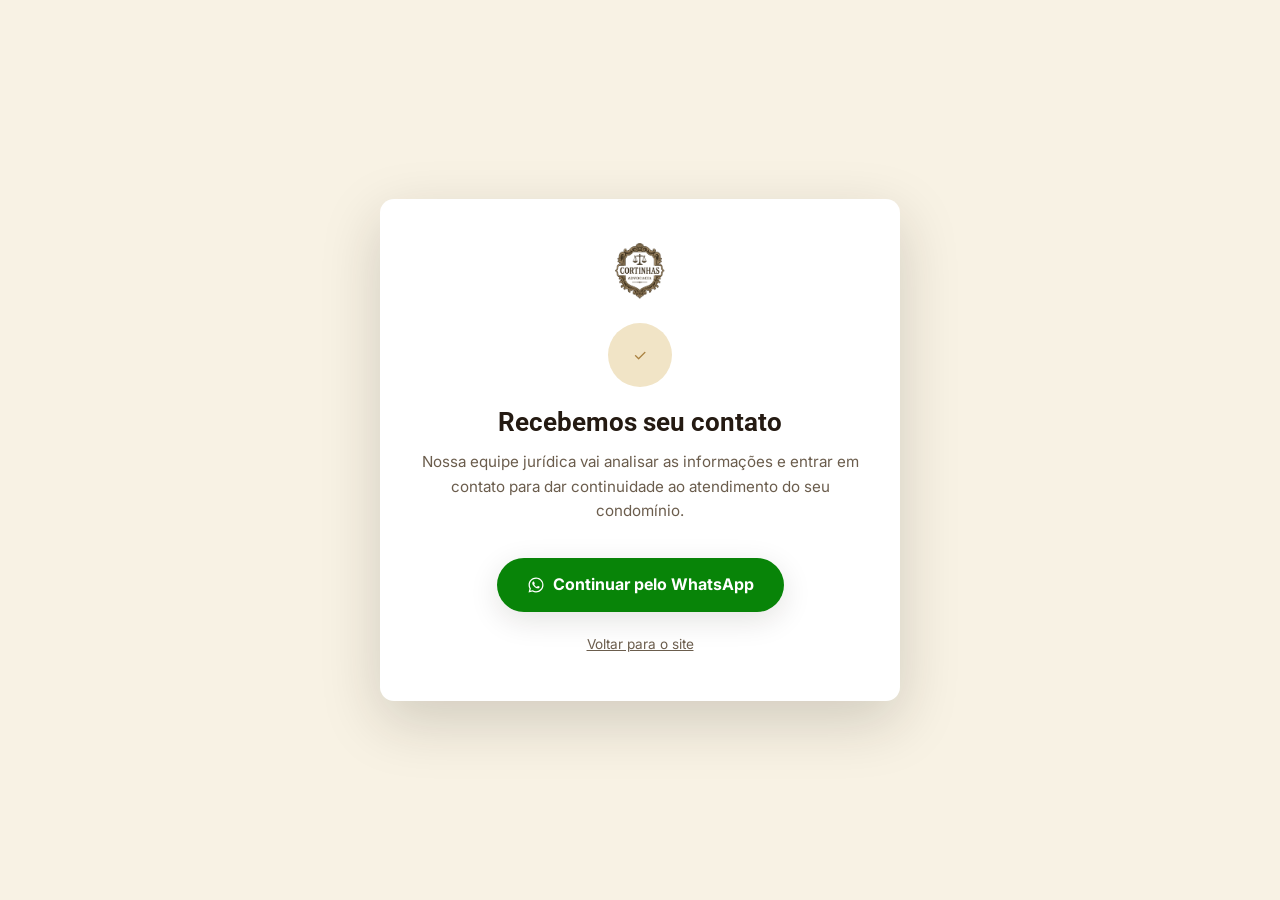
<file: obrigado.html>
<!DOCTYPE html>
<html lang="pt-BR">
<head>
<!-- Google Tag Manager -->
<script>(function(w,d,s,l,i){w[l]=w[l]||[];w[l].push({'gtm.start':
new Date().getTime(),event:'gtm.js'});var f=d.getElementsByTagName(s)[0],
j=d.createElement(s),dl=l!='dataLayer'?'&l='+l:'';j.async=true;j.src=
'https://www.googletagmanager.com/gtm.js?id='+i+dl;f.parentNode.insertBefore(j,f);
})(window,document,'script','dataLayer','GTM-KWSZKRH3');</script>
<!-- End Google Tag Manager -->

<meta charset="UTF-8">
<meta name="viewport" content="width=device-width, initial-scale=1.0">
<title>Recebemos seu contato | Cortinhas Advocacia</title>
<meta name="robots" content="noindex, nofollow">
<link rel="icon" href="assets/logo.png">
<link rel="preconnect" href="https://fonts.googleapis.com">
<link rel="preconnect" href="https://fonts.gstatic.com" crossorigin>
<link href="https://fonts.googleapis.com/css2?family=Roboto:wght@500;700;900&family=Inter:wght@400;500;600;700&display=swap" rel="stylesheet">
<link rel="stylesheet" href="css/style.css">

<!--
  GOOGLE ADS – CONVERSÃO PRINCIPAL
  ID de conversão: AW-18382324417 | Rótulo: i9FfCK7V5-EcEMGFsL1E
  Esta página só é alcançada após o envio do formulário. O evento
  "generate_lead" já é enviado ao dataLayer (ver js/main.js, initThanksPage()).
  Falta configurar, no painel do GTM (tagmanager.google.com), uma tag do tipo
  "Google Ads Conversion Tracking" com esses dados, disparada pelo evento
  personalizado "generate_lead" — isso só pode ser feito por quem tem acesso
  ao container GTM-KWSZKRH3.
-->
</head>
<body>
<!-- Google Tag Manager (noscript) -->
<noscript><iframe src="https://www.googletagmanager.com/ns.html?id=GTM-KWSZKRH3"
height="0" width="0" style="display:none;visibility:hidden"></iframe></noscript>
<!-- End Google Tag Manager (noscript) -->

<div class="thanks-page">
  <div class="thanks-card">
    <img class="logo" src="assets/logo.png" alt="Cortinhas Advocacia">
    <div class="thanks-icon">✓</div>
    <h1>Recebemos seu contato</h1>
    <p id="thanks-message">Nossa equipe jurídica vai analisar as informações e entrar em contato para dar continuidade ao atendimento do seu condomínio.</p>
    <a href="#" id="whatsapp-link" class="btn btn-primary whatsapp-btn" target="_blank" rel="noopener">
      <svg class="icon-whatsapp" viewBox="0 0 24 24" width="18" height="18" aria-hidden="true"><path fill="currentColor" d="M12.02 2c-5.5 0-9.96 4.46-9.96 9.96 0 1.76.46 3.45 1.32 4.95L2 22l5.25-1.38a9.9 9.9 0 0 0 4.77 1.22h.01c5.5 0 9.96-4.46 9.96-9.96S17.52 2 12.02 2Zm0 18.2h-.01a8.2 8.2 0 0 1-4.19-1.15l-.3-.18-3.12.82.83-3.04-.2-.31a8.23 8.23 0 0 1-1.26-4.38c0-4.55 3.7-8.25 8.26-8.25 2.21 0 4.28.86 5.84 2.42a8.2 8.2 0 0 1 2.42 5.84c0 4.55-3.71 8.23-8.27 8.23Zm4.52-6.16c-.25-.12-1.47-.72-1.7-.81-.23-.08-.39-.12-.56.13-.17.24-.64.8-.78.97-.14.16-.29.18-.53.06-.25-.12-1.04-.38-1.99-1.22-.73-.66-1.23-1.46-1.37-1.71-.14-.25-.02-.38.11-.5.11-.11.25-.29.37-.43.12-.14.16-.24.25-.4.08-.16.04-.31-.02-.43-.06-.12-.56-1.34-.76-1.84-.2-.48-.41-.42-.56-.42h-.48c-.16 0-.43.06-.65.31-.23.24-.85.83-.85 2.02s.87 2.35.99 2.51c.12.16 1.71 2.61 4.15 3.66.58.25 1.03.4 1.38.51.58.18 1.11.16 1.53.1.47-.07 1.44-.59 1.64-1.16.2-.57.2-1.05.14-1.16-.06-.1-.22-.16-.47-.28Z"/></svg>
      Continuar pelo WhatsApp
    </a>
    <br>
    <a href="index.html" class="thanks-back">Voltar para o site</a>
  </div>
</div>

<script src="js/main.js"></script>
</body>
</html>
</file>
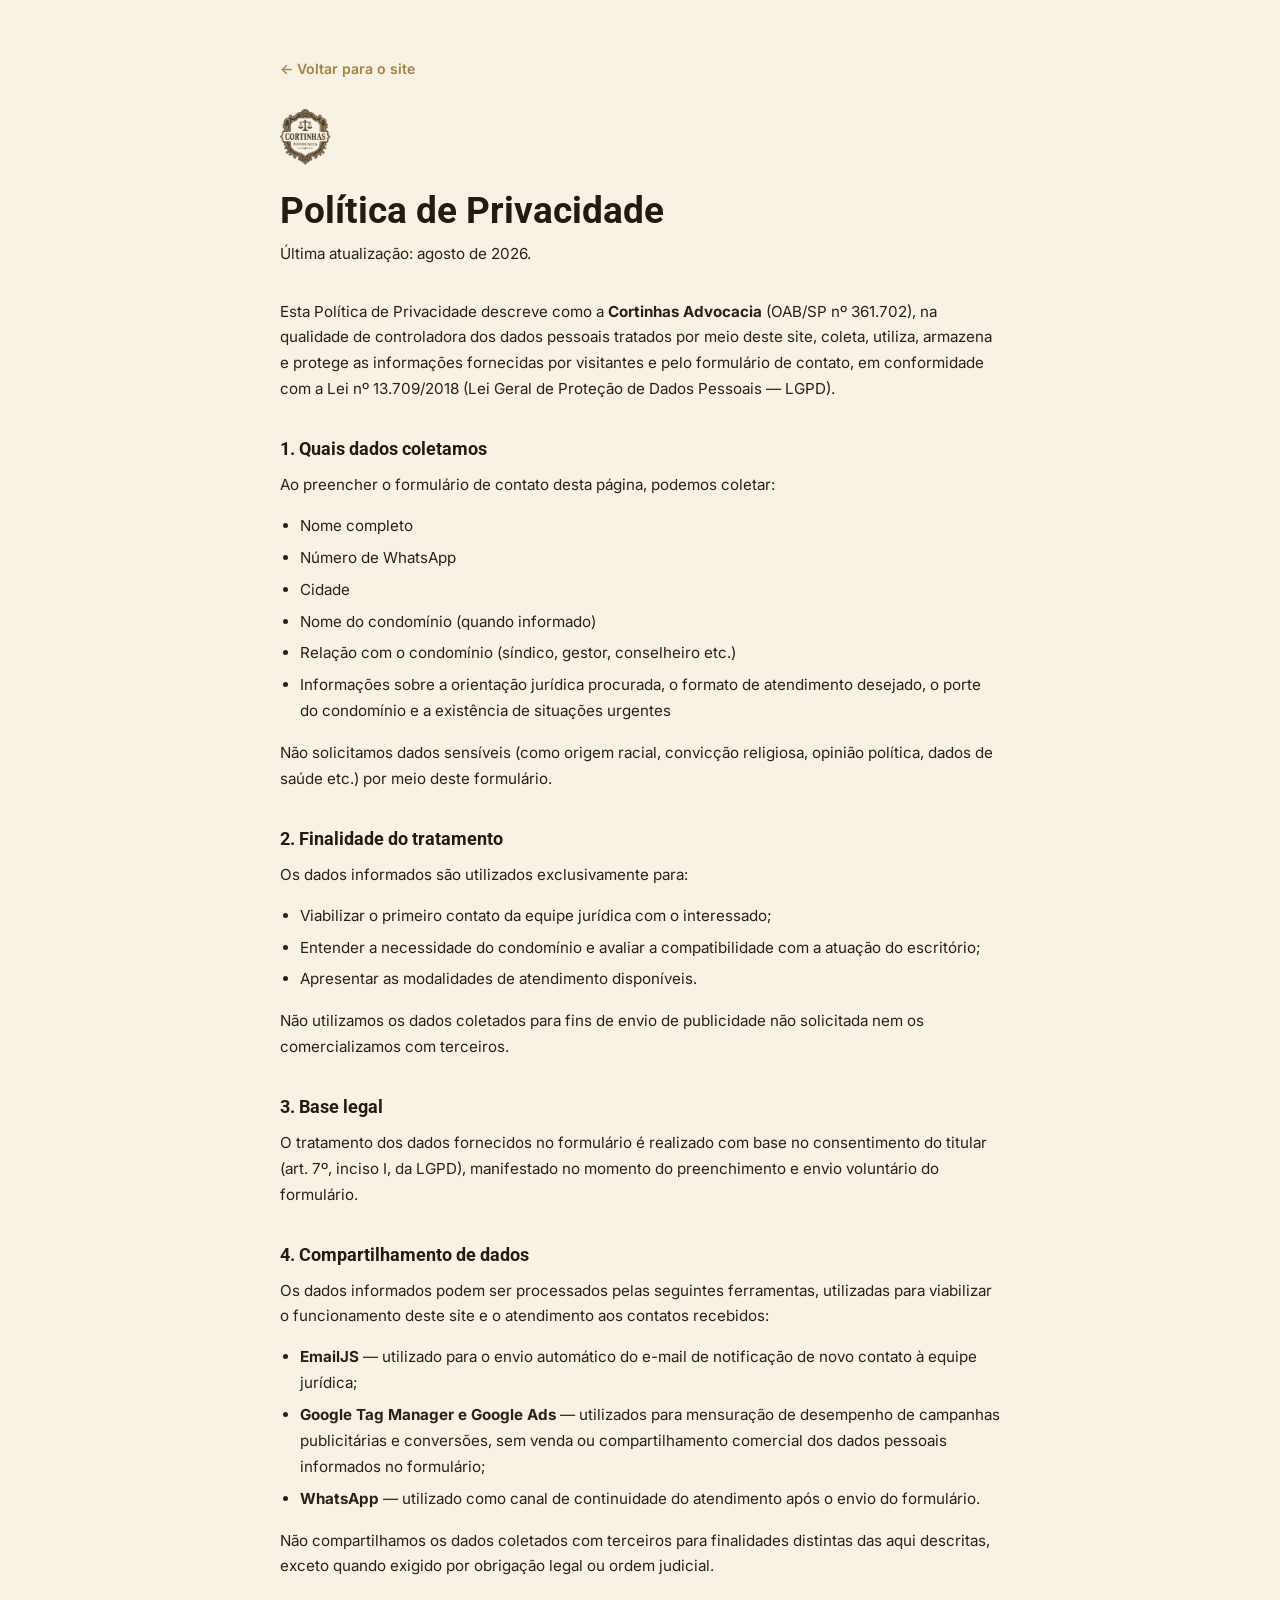
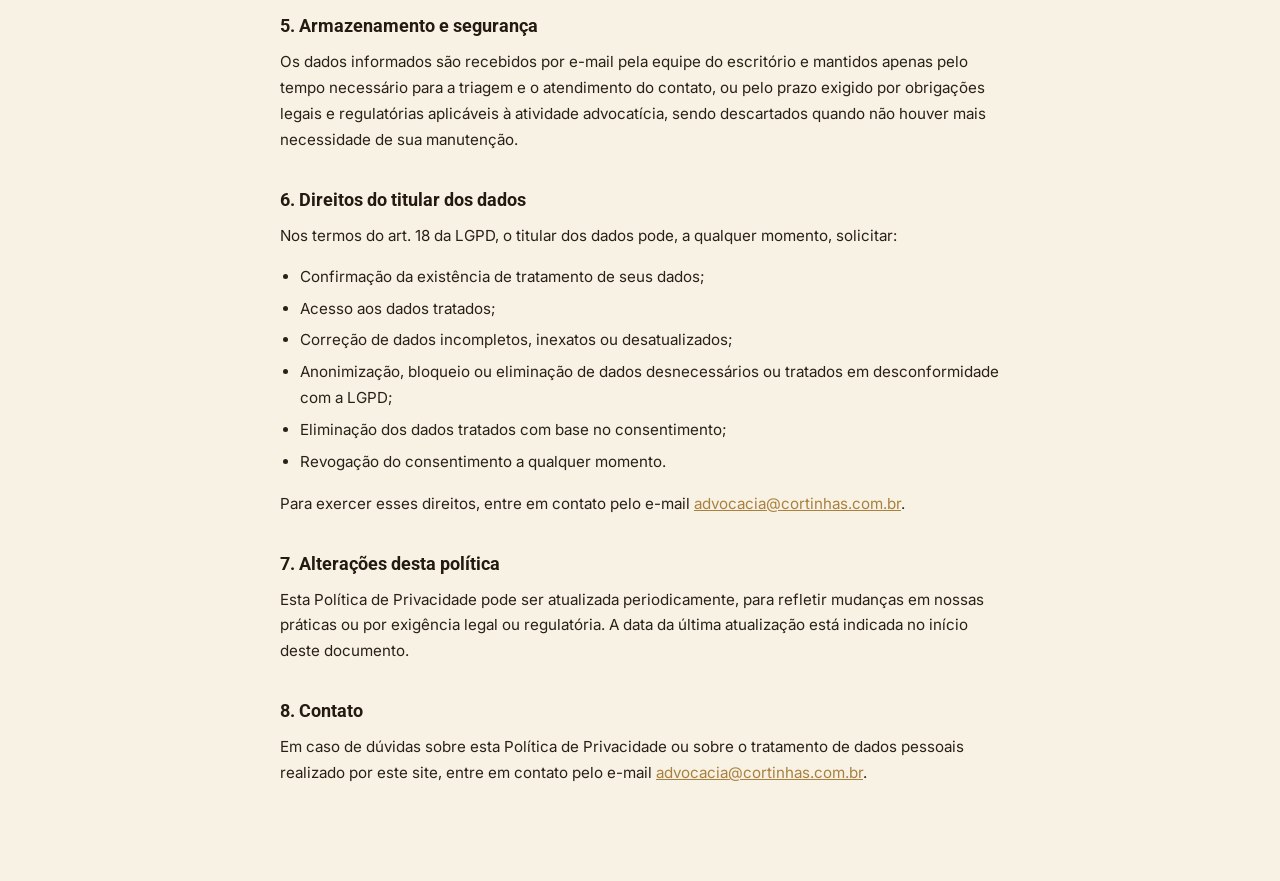
<file: politica-de-privacidade.html>
<!DOCTYPE html>
<html lang="pt-BR">
<head>
<meta charset="UTF-8">
<meta name="viewport" content="width=device-width, initial-scale=1.0">
<title>Política de Privacidade | Cortinhas Advocacia</title>
<meta name="robots" content="noindex, follow">
<link rel="icon" href="assets/logo.png">
<link rel="preconnect" href="https://fonts.googleapis.com">
<link rel="preconnect" href="https://fonts.gstatic.com" crossorigin>
<link href="https://fonts.googleapis.com/css2?family=Roboto:wght@500;700;900&family=Inter:wght@400;500;600;700&display=swap" rel="stylesheet">
<link rel="stylesheet" href="css/style.css">
</head>
<body>

<main class="policy-page">
  <div class="container policy-container">
    <a href="index.html" class="policy-back">← Voltar para o site</a>
    <img src="assets/logo.png" alt="Cortinhas Advocacia" class="policy-logo">
    <h1>Política de Privacidade</h1>
    <p class="policy-updated">Última atualização: agosto de 2026.</p>

    <p>Esta Política de Privacidade descreve como a <strong>Cortinhas Advocacia</strong> (OAB/SP nº 361.702), na
      qualidade de controladora dos dados pessoais tratados por meio deste site, coleta, utiliza, armazena e protege
      as informações fornecidas por visitantes e pelo formulário de contato, em conformidade com a Lei nº 13.709/2018
      (Lei Geral de Proteção de Dados Pessoais — LGPD).</p>

    <h2>1. Quais dados coletamos</h2>
    <p>Ao preencher o formulário de contato desta página, podemos coletar:</p>
    <ul>
      <li>Nome completo</li>
      <li>Número de WhatsApp</li>
      <li>Cidade</li>
      <li>Nome do condomínio (quando informado)</li>
      <li>Relação com o condomínio (síndico, gestor, conselheiro etc.)</li>
      <li>Informações sobre a orientação jurídica procurada, o formato de atendimento desejado, o porte do
        condomínio e a existência de situações urgentes</li>
    </ul>
    <p>Não solicitamos dados sensíveis (como origem racial, convicção religiosa, opinião política, dados de saúde
      etc.) por meio deste formulário.</p>

    <h2>2. Finalidade do tratamento</h2>
    <p>Os dados informados são utilizados exclusivamente para:</p>
    <ul>
      <li>Viabilizar o primeiro contato da equipe jurídica com o interessado;</li>
      <li>Entender a necessidade do condomínio e avaliar a compatibilidade com a atuação do escritório;</li>
      <li>Apresentar as modalidades de atendimento disponíveis.</li>
    </ul>
    <p>Não utilizamos os dados coletados para fins de envio de publicidade não solicitada nem os comercializamos com
      terceiros.</p>

    <h2>3. Base legal</h2>
    <p>O tratamento dos dados fornecidos no formulário é realizado com base no consentimento do titular (art. 7º,
      inciso I, da LGPD), manifestado no momento do preenchimento e envio voluntário do formulário.</p>

    <h2>4. Compartilhamento de dados</h2>
    <p>Os dados informados podem ser processados pelas seguintes ferramentas, utilizadas para viabilizar o
      funcionamento deste site e o atendimento aos contatos recebidos:</p>
    <ul>
      <li><strong>EmailJS</strong> — utilizado para o envio automático do e-mail de notificação de novo contato à
        equipe jurídica;</li>
      <li><strong>Google Tag Manager e Google Ads</strong> — utilizados para mensuração de desempenho de campanhas
        publicitárias e conversões, sem venda ou compartilhamento comercial dos dados pessoais informados no
        formulário;</li>
      <li><strong>WhatsApp</strong> — utilizado como canal de continuidade do atendimento após o envio do
        formulário.</li>
    </ul>
    <p>Não compartilhamos os dados coletados com terceiros para finalidades distintas das aqui descritas, exceto
      quando exigido por obrigação legal ou ordem judicial.</p>

    <h2>5. Armazenamento e segurança</h2>
    <p>Os dados informados são recebidos por e-mail pela equipe do escritório e mantidos apenas pelo tempo
      necessário para a triagem e o atendimento do contato, ou pelo prazo exigido por obrigações legais e
      regulatórias aplicáveis à atividade advocatícia, sendo descartados quando não houver mais necessidade de sua
      manutenção.</p>

    <h2>6. Direitos do titular dos dados</h2>
    <p>Nos termos do art. 18 da LGPD, o titular dos dados pode, a qualquer momento, solicitar:</p>
    <ul>
      <li>Confirmação da existência de tratamento de seus dados;</li>
      <li>Acesso aos dados tratados;</li>
      <li>Correção de dados incompletos, inexatos ou desatualizados;</li>
      <li>Anonimização, bloqueio ou eliminação de dados desnecessários ou tratados em desconformidade com a LGPD;</li>
      <li>Eliminação dos dados tratados com base no consentimento;</li>
      <li>Revogação do consentimento a qualquer momento.</li>
    </ul>
    <p>Para exercer esses direitos, entre em contato pelo e-mail <a href="mailto:advocacia@cortinhas.com.br">advocacia@cortinhas.com.br</a>.</p>

    <h2>7. Alterações desta política</h2>
    <p>Esta Política de Privacidade pode ser atualizada periodicamente, para refletir mudanças em nossas práticas ou
      por exigência legal ou regulatória. A data da última atualização está indicada no início deste documento.</p>

    <h2>8. Contato</h2>
    <p>Em caso de dúvidas sobre esta Política de Privacidade ou sobre o tratamento de dados pessoais realizado por
      este site, entre em contato pelo e-mail <a href="mailto:advocacia@cortinhas.com.br">advocacia@cortinhas.com.br</a>.</p>
  </div>
</main>

</body>
</html>
</file>
<file: css/style.css>
/* ==========================================================================
   Cortinhas Advocacia — LP Direito Condominial
   ========================================================================== */

:root {
  --cream: #F8F2E4;
  --cream-alt: #F1E7D2;
  --paper: #FFFFFF;
  --brown-900: #241A12;
  --brown-800: #33261A;
  --brown-700: #4A3623;
  --brown-600: #6B4F35;
  --gold-600: #A9803F;
  --gold-500: #BD9152;
  --gold-300: #DEC38C;
  --gold-100: #F1E4C6;
  --text: #2A2019;
  --text-muted: #6B5D4D;
  --text-inverse: #F8F2E4;
  --danger: #8A3B2B;
  --danger-bg: #FBEFE9;
  --ok: #3E5C3A;
  --whatsapp: #088408;
  --whatsapp-dark: #066b06;
  --radius: 14px;
  --radius-sm: 8px;
  --shadow-sm: 0 2px 10px rgba(36, 26, 18, 0.08);
  --shadow-md: 0 8px 30px rgba(36, 26, 18, 0.12);
  --shadow-lg: 0 20px 60px rgba(36, 26, 18, 0.18);
  --max-width: 1120px;
  --font-heading: "Roboto", -apple-system, BlinkMacSystemFont, "Segoe UI", sans-serif;
  --font-sans: "Inter", -apple-system, BlinkMacSystemFont, "Segoe UI", sans-serif;
}

*, *::before, *::after { box-sizing: border-box; }

html { scroll-behavior: smooth; }

body {
  margin: 0;
  font-family: var(--font-sans);
  color: var(--text);
  background: var(--cream);
  -webkit-font-smoothing: antialiased;
  line-height: 1.6;
}

img { max-width: 100%; display: block; }

h1, h2, h3, h4 {
  font-family: var(--font-heading);
  color: var(--brown-900);
  margin: 0 0 0.5em;
  line-height: 1.2;
  font-weight: 700;
}

p { margin: 0 0 1em; }

a { color: inherit; }

.container {
  width: 100%;
  max-width: var(--max-width);
  margin: 0 auto;
  padding: 0 20px;
}

section { padding: 72px 0; }

.section-tag {
  display: inline-block;
  font-size: 0.78rem;
  font-weight: 700;
  letter-spacing: 0.14em;
  text-transform: uppercase;
  color: var(--gold-600);
  margin-bottom: 14px;
}

.section-head {
  max-width: 720px;
  margin: 0 auto 44px;
  text-align: center;
}

.section-head h2 {
  font-size: clamp(1.6rem, 3.2vw, 2.3rem);
}

.section-head p {
  color: var(--text-muted);
  font-size: 1.05rem;
  margin-bottom: 0;
}

/* ---------- Buttons ---------- */
.btn {
  display: inline-flex;
  align-items: center;
  justify-content: center;
  gap: 8px;
  font-family: var(--font-sans);
  font-weight: 700;
  font-size: 1rem;
  padding: 16px 30px;
  border-radius: 999px;
  border: none;
  cursor: pointer;
  text-decoration: none;
  transition: transform 0.15s ease, box-shadow 0.15s ease, background 0.15s ease;
  max-width: 100%;
  line-height: 1.35;
  text-align: center;
  white-space: normal;
}

.btn-primary {
  background: var(--whatsapp);
  color: #FFFFFF;
  box-shadow: var(--shadow-md);
}

.btn-primary:hover { background: var(--whatsapp-dark); transform: translateY(-2px); box-shadow: var(--shadow-lg); }

.btn-block { width: 100%; }

.btn-ghost {
  background: transparent;
  color: var(--brown-900);
  border: 1.5px solid var(--brown-800);
  padding: 10px 22px;
  font-size: 0.9rem;
}

.btn-ghost:hover { background: var(--brown-900); color: var(--cream); }

.btn[disabled] { opacity: 0.55; cursor: not-allowed; transform: none; box-shadow: none; }

.icon-whatsapp, .icon-arrow { flex-shrink: 0; }

/* ---------- Hero ---------- */
.hero {
  min-height: 560px;
  display: flex;
  align-items: flex-end;
  padding: 64px 0 72px;
  background:
    linear-gradient(rgba(248, 242, 228, 0.88), rgba(248, 242, 228, 0.88)),
    url("../assets/hero-bg.png") center/cover no-repeat;
}

.hero .container {
  display: flex;
  align-items: flex-end;
  justify-content: space-between;
  gap: 40px;
  max-width: 1360px;
}

.hero-copy { flex: 1 1 560px; }

.hero-logo {
  height: 240px;
  width: auto;
  margin-bottom: 20px;
}

.hero h1 {
  font-size: clamp(2rem, 4.2vw, 3rem);
  margin-bottom: 20px;
}

.hero-sub {
  font-size: 1.1rem;
  color: var(--text-muted);
  max-width: 560px;
  margin-bottom: 0;
}

.hero-sub strong {
  color: var(--brown-800);
  font-weight: 700;
}

.hero-actions { flex-shrink: 0; }

/* Desktop: centraliza a composição completa da hero. */
@media (min-width: 901px) {
  .hero { align-items: center; }

  .hero .container {
    flex-direction: column;
    align-items: center;
    justify-content: center;
    text-align: center;
  }

  .hero-copy { flex: 0 1 auto; }

  .hero h1 {
    max-width: 760px;
    margin-left: auto;
    margin-right: auto;
  }

  .hero-logo,
  .hero-sub {
    margin-left: auto;
    margin-right: auto;
  }
}

/* ---------- Marquee band ---------- */
.marquee-band {
  background: var(--brown-900);
  overflow: hidden;
  padding: 14px 0;
  border-top: 1px solid rgba(222, 195, 140, 0.25);
  border-bottom: 1px solid rgba(222, 195, 140, 0.25);
}

.marquee-track {
  display: flex;
  width: max-content;
  animation-name: marquee-scroll;
  animation-timing-function: linear;
  animation-iteration-count: infinite;
  animation-duration: 22s;
}

.marquee-group {
  display: flex;
  align-items: center;
  flex-shrink: 0;
}

.marquee-group span:not(.dot) {
  font-family: var(--font-sans);
  font-weight: 700;
  font-size: 0.82rem;
  letter-spacing: 0.08em;
  text-transform: uppercase;
  color: var(--gold-300);
  white-space: nowrap;
  padding: 0 18px;
}

.marquee-group .dot {
  color: var(--gold-600);
  font-size: 0.4rem;
}

@keyframes marquee-scroll {
  from { transform: translateX(0); }
  to { transform: translateX(-50%); }
}

@media (prefers-reduced-motion: reduce) {
  .marquee-track { animation: none; }
}

/* ---------- Audience section ---------- */
.audience {
  background:
    radial-gradient(circle at 12% 15%, rgba(189, 145, 82, 0.14), transparent 45%),
    radial-gradient(circle at 88% 85%, rgba(189, 145, 82, 0.10), transparent 50%),
    var(--paper);
}

.audience-grid {
  display: grid;
  grid-template-columns: repeat(3, 1fr);
  gap: 18px;
  margin-bottom: 32px;
}

.audience-card {
  display: flex;
  align-items: center;
  gap: 14px;
  background: rgba(255, 255, 255, 0.55);
  backdrop-filter: blur(14px) saturate(160%);
  -webkit-backdrop-filter: blur(14px) saturate(160%);
  border: 1px solid rgba(255, 255, 255, 0.7);
  border-radius: var(--radius);
  padding: 20px;
  font-weight: 600;
  color: var(--brown-800);
  font-size: 0.95rem;
  box-shadow: 0 8px 24px rgba(169, 128, 63, 0.12), inset 0 1px 0 rgba(255, 255, 255, 0.6);
  transition: transform 0.2s ease, box-shadow 0.2s ease;
}

.audience-card:hover {
  transform: translateY(-3px);
  box-shadow: 0 14px 34px rgba(169, 128, 63, 0.18), inset 0 1px 0 rgba(255, 255, 255, 0.7);
}

.audience-card .icon {
  flex-shrink: 0;
  width: 10px;
  height: 10px;
  border-radius: 50%;
  background: radial-gradient(circle at 35% 30%, #F6E9C9, var(--gold-600) 75%);
  box-shadow: 0 0 0 5px rgba(169, 128, 63, 0.14);
}

.audience-note {
  max-width: 640px;
  margin: 0 auto;
  text-align: center;
  font-size: 0.98rem;
  font-weight: 600;
  color: var(--brown-800);
}

.audience-cta {
  display: flex;
  justify-content: center;
  margin-top: 28px;
}

/* ---------- Services grid ---------- */
.services-grid {
  display: grid;
  grid-template-columns: repeat(auto-fit, minmax(240px, 1fr));
  gap: 20px;
}

.services-cta {
  display: flex;
  justify-content: center;
  margin-top: 36px;
}

.services-carousel-nav { display: none; }

.carousel-btn {
  width: 42px;
  height: 42px;
  border-radius: 50%;
  background: var(--paper);
  border: 1px solid var(--gold-300);
  color: var(--gold-600);
  display: flex;
  align-items: center;
  justify-content: center;
  box-shadow: var(--shadow-sm);
  cursor: pointer;
  transition: opacity 0.2s ease, transform 0.15s ease;
}

.carousel-btn:active { transform: scale(0.94); }

.carousel-btn[disabled] {
  opacity: 0.35;
  cursor: default;
}

.service-card {
  background: var(--paper);
  border-radius: var(--radius);
  padding: 26px 24px;
  box-shadow: var(--shadow-sm);
  border-top: 3px solid var(--gold-500);
}

.service-card .icon {
  width: 44px;
  height: 44px;
  border-radius: 50%;
  background: var(--gold-100);
  color: var(--gold-600);
  display: flex;
  align-items: center;
  justify-content: center;
  margin-bottom: 16px;
}

.service-card h3 {
  font-size: 1.05rem;
  font-family: var(--font-sans);
  font-weight: 700;
  margin-bottom: 8px;
}

.service-card p { color: var(--text-muted); font-size: 0.92rem; margin: 0; }

/* ---------- Risks section ---------- */
.risks {
  background:
    radial-gradient(circle at 8% 0%, rgba(189, 145, 82, 0.18), transparent 45%),
    radial-gradient(circle at 92% 100%, rgba(189, 145, 82, 0.12), transparent 50%),
    var(--brown-900);
  color: var(--text-inverse);
}

.risks .section-head h2 { color: var(--text-inverse); }
.risks .section-head p { color: #C9B79C; }
.risks .section-head p strong { color: var(--gold-300); font-weight: 700; }
.risks .section-tag { color: var(--gold-300); }

.risks-grid {
  display: grid;
  grid-template-columns: repeat(3, 1fr);
  gap: 20px;
}

.risk-category {
  background: rgba(255, 255, 255, 0.06);
  backdrop-filter: blur(18px) saturate(140%);
  -webkit-backdrop-filter: blur(18px) saturate(140%);
  border: 1px solid rgba(222, 195, 140, 0.28);
  border-radius: var(--radius);
  padding: 28px 26px;
  box-shadow: 0 10px 34px rgba(0, 0, 0, 0.28), inset 0 1px 0 rgba(255, 255, 255, 0.08);
  transition: transform 0.2s ease, box-shadow 0.2s ease;
}

.risk-category:hover {
  transform: translateY(-3px);
  box-shadow: 0 16px 40px rgba(0, 0, 0, 0.32), inset 0 1px 0 rgba(255, 255, 255, 0.12);
}

.risk-category-header {
  display: flex;
  align-items: center;
  gap: 12px;
  margin-bottom: 18px;
  padding-bottom: 16px;
  border-bottom: 1px solid rgba(222, 195, 140, 0.2);
}

.risk-category-header .icon {
  width: 42px;
  height: 42px;
  border-radius: 50%;
  background: rgba(222, 195, 140, 0.14);
  border: 1px solid rgba(222, 195, 140, 0.3);
  color: var(--gold-300);
  display: flex;
  align-items: center;
  justify-content: center;
  flex-shrink: 0;
}

.risk-category-header h3 {
  font-family: var(--font-sans);
  color: var(--text-inverse);
  font-size: 1rem;
  margin: 0;
}

.risk-category ul {
  list-style: none;
  margin: 0;
  padding: 0;
  display: flex;
  flex-direction: column;
  gap: 12px;
}

.risk-category li {
  display: flex;
  gap: 10px;
  align-items: flex-start;
  font-size: 0.9rem;
  line-height: 1.5;
  color: #E7DCC7;
}

.risk-category li::before {
  content: "!";
  color: var(--gold-300);
  font-weight: 700;
  flex-shrink: 0;
}

.risks-cta {
  display: flex;
  justify-content: center;
  margin-top: 36px;
}

/* ---------- Process ---------- */
.process-steps {
  display: grid;
  grid-template-columns: repeat(auto-fit, minmax(220px, 1fr));
  gap: 24px;
  counter-reset: step;
  margin-bottom: 40px;
}

.process-step { position: relative; padding-left: 4px; }

.process-step .num {
  font-family: var(--font-heading);
  font-size: 2.4rem;
  color: var(--gold-300);
  -webkit-text-stroke: 1.5px var(--gold-600);
  color: transparent;
  font-weight: 700;
  line-height: 1;
  margin-bottom: 10px;
  display: block;
}

.process-step h3 {
  font-family: var(--font-sans);
  font-size: 1rem;
  margin-bottom: 6px;
}

.process-step p { color: var(--text-muted); font-size: 0.9rem; margin: 0; }

.process-after h4 {
  font-family: var(--font-sans);
  font-size: 1.05rem;
  color: var(--brown-800);
  text-align: center;
  margin-bottom: 22px;
}

.process-after-grid {
  display: grid;
  grid-template-columns: repeat(3, 1fr);
  gap: 14px;
}

.process-after-item {
  display: flex;
  align-items: center;
  gap: 12px;
  background: rgba(255, 255, 255, 0.55);
  backdrop-filter: blur(12px) saturate(150%);
  -webkit-backdrop-filter: blur(12px) saturate(150%);
  border: 1px solid rgba(255, 255, 255, 0.7);
  border-radius: var(--radius-sm);
  padding: 16px 18px;
  box-shadow: 0 6px 18px rgba(169, 128, 63, 0.10), inset 0 1px 0 rgba(255, 255, 255, 0.6);
  transition: transform 0.2s ease, box-shadow 0.2s ease;
}

.process-after-item:hover {
  transform: translateY(-2px);
  box-shadow: 0 10px 26px rgba(169, 128, 63, 0.16), inset 0 1px 0 rgba(255, 255, 255, 0.7);
}

.process-after-item .icon {
  width: 38px;
  height: 38px;
  border-radius: 50%;
  background: rgba(241, 228, 198, 0.65);
  border: 1px solid rgba(222, 195, 140, 0.4);
  color: var(--gold-600);
  display: flex;
  align-items: center;
  justify-content: center;
  flex-shrink: 0;
}

.process-after-item p {
  margin: 0;
  font-size: 0.88rem;
  font-weight: 600;
  color: var(--brown-800);
}

/* ---------- Differentiators ---------- */
.differentiators {
  background:
    linear-gradient(rgba(248, 242, 228, 0.25), rgba(248, 242, 228, 0.6)),
    url("../assets/diferenciais.png") center/cover no-repeat;
}

.diff-list {
  display: grid;
  grid-template-columns: repeat(2, 1fr);
  gap: 16px 28px;
  max-width: 900px;
  margin: 0 auto;
}

.diff-item {
  display: flex;
  gap: 14px;
  align-items: flex-start;
  background: var(--paper);
  border-radius: var(--radius-sm);
  padding: 16px 18px;
  box-shadow: var(--shadow-sm);
}

.diff-item .icon {
  color: var(--gold-600);
  flex-shrink: 0;
  margin-top: 3px;
}

.diff-item p { margin: 0; font-size: 0.92rem; font-weight: 500; color: var(--brown-800); }

/* ---------- FAQ ---------- */
.faq-list { max-width: 780px; margin: 0 auto; }

.faq-item {
  background: var(--paper);
  border: 1px solid var(--gold-300);
  border-radius: var(--radius-sm);
  margin-bottom: 12px;
  overflow: hidden;
}

.faq-question {
  width: 100%;
  display: flex;
  align-items: center;
  justify-content: space-between;
  gap: 16px;
  background: none;
  border: none;
  text-align: left;
  font-family: var(--font-sans);
  font-weight: 700;
  font-size: 0.98rem;
  color: var(--brown-900);
  padding: 18px 20px;
  cursor: pointer;
}

.faq-question .plus {
  flex-shrink: 0;
  width: 22px;
  height: 22px;
  display: flex;
  align-items: center;
  justify-content: center;
  color: var(--gold-600);
  font-size: 1.3rem;
  transition: transform 0.2s ease;
}

.faq-item[data-open="true"] .plus { transform: rotate(45deg); }

.faq-answer {
  max-height: 0;
  overflow: hidden;
  transition: max-height 0.25s ease;
}

.faq-answer-inner {
  padding: 0 20px 18px;
  color: var(--text-muted);
  font-size: 0.92rem;
}

/* ---------- Form ---------- */
.form-section {
  background: var(--brown-900);
  color: var(--text-inverse);
}

.form-wrap {
  max-width: 620px;
  margin: 0 auto;
  background: var(--paper);
  border-radius: var(--radius);
  box-shadow: var(--shadow-lg);
  overflow: hidden;
}

.form-header {
  padding: 30px 32px 0;
  text-align: center;
}

.form-header h2 {
  color: var(--brown-900);
  font-size: 1.5rem;
  margin-bottom: 8px;
}

.form-header p { color: var(--text-muted); font-size: 0.92rem; }

.progress-bar {
  display: flex;
  gap: 6px;
  padding: 0 32px;
  margin-bottom: 6px;
}

.progress-bar .seg {
  flex: 1;
  height: 4px;
  border-radius: 4px;
  background: var(--gold-100);
}

.progress-bar .seg.active { background: var(--gold-500); }

.progress-label {
  text-align: center;
  font-size: 0.75rem;
  letter-spacing: 0.06em;
  text-transform: uppercase;
  color: var(--gold-600);
  font-weight: 700;
  margin-bottom: 4px;
}

form { padding: 20px 32px 32px; }

.form-step { display: none; }
.form-step.active { display: block; animation: fadein 0.25s ease; }

@keyframes fadein { from { opacity: 0; transform: translateY(6px); } to { opacity: 1; transform: translateY(0); } }

.field { margin-bottom: 18px; }

.field label {
  display: block;
  font-size: 0.85rem;
  font-weight: 600;
  color: var(--brown-800);
  margin-bottom: 6px;
}

.field .optional {
  font-weight: 400;
  color: var(--text-muted);
  font-size: 0.78rem;
}

.field input[type="text"],
.field input[type="tel"],
.field input[type="number"],
.field select,
.field textarea {
  width: 100%;
  font-family: var(--font-sans);
  font-size: 0.95rem;
  padding: 13px 14px;
  border-radius: 8px;
  border: 1.5px solid #DCCFB4;
  background: var(--cream);
  color: var(--text);
  transition: border-color 0.15s ease;
}

.field input:focus,
.field select:focus,
.field textarea:focus {
  outline: none;
  border-color: var(--gold-600);
}

.field textarea { resize: vertical; min-height: 80px; }

.radio-group {
  display: flex;
  flex-direction: column;
  gap: 8px;
}

.radio-option {
  display: flex;
  align-items: center;
  gap: 10px;
  border: 1.5px solid #DCCFB4;
  border-radius: 8px;
  padding: 11px 14px;
  cursor: pointer;
  font-size: 0.9rem;
  color: var(--text);
  transition: border-color 0.15s ease, background 0.15s ease;
}

.radio-option:has(input:checked) {
  border-color: var(--gold-600);
  background: var(--gold-100);
}

.radio-option input { accent-color: var(--gold-600); }

.form-nav {
  display: flex;
  gap: 12px;
  margin-top: 24px;
}

.form-nav .btn-ghost { flex: 0 0 auto; }
.form-nav .btn-primary { flex: 1; }

.form-error {
  color: var(--danger);
  background: var(--danger-bg);
  border: 1px solid #E9C9BB;
  border-radius: 8px;
  padding: 10px 14px;
  font-size: 0.85rem;
  margin-bottom: 16px;
  display: none;
}

.form-error.visible { display: block; }

.form-privacy {
  font-size: 0.76rem;
  color: var(--text-muted);
  text-align: center;
  margin-top: 16px;
}

/* ---------- Footer ---------- */
.site-footer {
  background: var(--brown-900);
  color: #C9B79C;
  padding: 44px 0 28px;
  font-size: 0.85rem;
}

.footer-top {
  display: flex;
  justify-content: space-between;
  align-items: center;
  gap: 20px;
  flex-wrap: wrap;
  padding-bottom: 24px;
  margin-bottom: 20px;
  border-bottom: 1px solid rgba(222, 195, 140, 0.2);
}

.footer-brand { display: flex; align-items: center; gap: 10px; }
.footer-brand img { height: 68px; filter: brightness(0) invert(1) opacity(0.9); }
.footer-brand span { font-family: var(--font-heading); color: var(--text-inverse); font-size: 1rem; }

.footer-disclaimer {
  max-width: 720px;
  line-height: 1.6;
  margin-bottom: 10px;
}

.footer-bottom {
  display: flex;
  justify-content: space-between;
  flex-wrap: wrap;
  gap: 10px;
  font-size: 0.78rem;
  color: #A0906F;
}

.footer-bottom a { color: #A0906F; text-decoration: underline; }
.footer-bottom a:hover { color: var(--gold-300); }

/* ---------- Policy page ---------- */
.policy-page { background: var(--cream); min-height: 100vh; padding: 56px 0 80px; }

.policy-container { max-width: 760px; }

.policy-back {
  display: inline-block;
  font-size: 0.88rem;
  font-weight: 600;
  color: var(--gold-600);
  text-decoration: none;
  margin-bottom: 28px;
}

.policy-back:hover { text-decoration: underline; }

.policy-logo { height: 56px; width: auto; margin-bottom: 24px; }

.policy-page h1 { font-size: clamp(1.7rem, 3.5vw, 2.3rem); margin-bottom: 8px; }

.policy-updated { color: var(--text-muted); font-size: 0.85rem; margin-bottom: 32px; }

.policy-page h2 {
  font-size: 1.15rem;
  margin-top: 36px;
  margin-bottom: 12px;
}

.policy-page p, .policy-page li { color: var(--text); font-size: 0.95rem; line-height: 1.7; }

.policy-page ul { margin: 0 0 16px; padding-left: 20px; }

.policy-page li { margin-bottom: 6px; }

.policy-page a { color: var(--gold-600); }

/* ---------- Thank you page ---------- */
.thanks-page {
  min-height: 100vh;
  display: flex;
  align-items: center;
  justify-content: center;
  padding: 40px 20px;
  background: var(--cream);
}

.thanks-card {
  max-width: 520px;
  width: 100%;
  background: var(--paper);
  border-radius: var(--radius);
  box-shadow: var(--shadow-lg);
  padding: 44px 36px;
  text-align: center;
}

.thanks-card img.logo { height: 56px; margin: 0 auto 24px; }

.thanks-icon {
  width: 64px;
  height: 64px;
  border-radius: 50%;
  background: var(--gold-100);
  color: var(--gold-600);
  display: flex;
  align-items: center;
  justify-content: center;
  margin: 0 auto 20px;
}

.thanks-card h1 { font-size: 1.6rem; margin-bottom: 12px; }
.thanks-card p { color: var(--text-muted); font-size: 0.95rem; }

.whatsapp-btn { margin-top: 20px; }

.thanks-back {
  display: inline-block;
  margin-top: 22px;
  font-size: 0.85rem;
  color: var(--text-muted);
  text-decoration: underline;
}

/* ---------- Responsive ---------- */
@media (max-width: 900px) {
  .hero .container { flex-direction: column; align-items: flex-start; }
  .hero-copy { flex: 1 1 auto; }
  .diff-list { grid-template-columns: 1fr; }
  .audience-grid { grid-template-columns: repeat(2, 1fr); }
  .risks-grid { grid-template-columns: 1fr; }
  .process-after-grid { grid-template-columns: repeat(2, 1fr); }
}

@media (max-width: 640px) {
  section { padding: 52px 0; }
  .audience-grid { grid-template-columns: 1fr; }
  .audience .section-head { text-align: left; margin-left: 0; margin-right: 0; }
  .audience-note { text-align: left; margin-left: 0; margin-right: 0; }
  .process .section-head { text-align: left; margin-left: 0; margin-right: 0; }
  .hero .container { align-items: center; text-align: center; gap: 20px; }
  .hero-logo { height: 168px; margin-left: auto; margin-right: auto; }
  .hero-sub { margin-left: auto; margin-right: auto; }
  .hero-actions { width: 100%; }
  .hero-actions .btn,
  .audience-cta .btn,
  .risks-cta .btn,
  .services-cta .btn,
  .whatsapp-btn { width: 100%; }
  .form-nav { flex-direction: column; }
  .form-nav .btn { width: 100%; }
  form { padding: 16px 20px 24px; }
  .form-header { padding: 24px 20px 0; }
  .progress-bar { padding: 0 20px; }
  .process-after-grid { grid-template-columns: 1fr; }
  .footer-top { flex-direction: column; align-items: flex-start; }

  .services-grid {
    display: flex;
    overflow-x: auto;
    scroll-snap-type: x mandatory;
    scroll-padding-left: 4px;
    gap: 14px;
    padding-bottom: 4px;
    -webkit-overflow-scrolling: touch;
    scrollbar-width: none;
    -ms-overflow-style: none;
  }

  .services-grid::-webkit-scrollbar { display: none; }

  .service-card {
    flex: 0 0 82%;
    scroll-snap-align: start;
  }

  .services-carousel-nav {
    display: flex;
    justify-content: center;
    gap: 12px;
    margin-top: 18px;
  }
}
</file>
